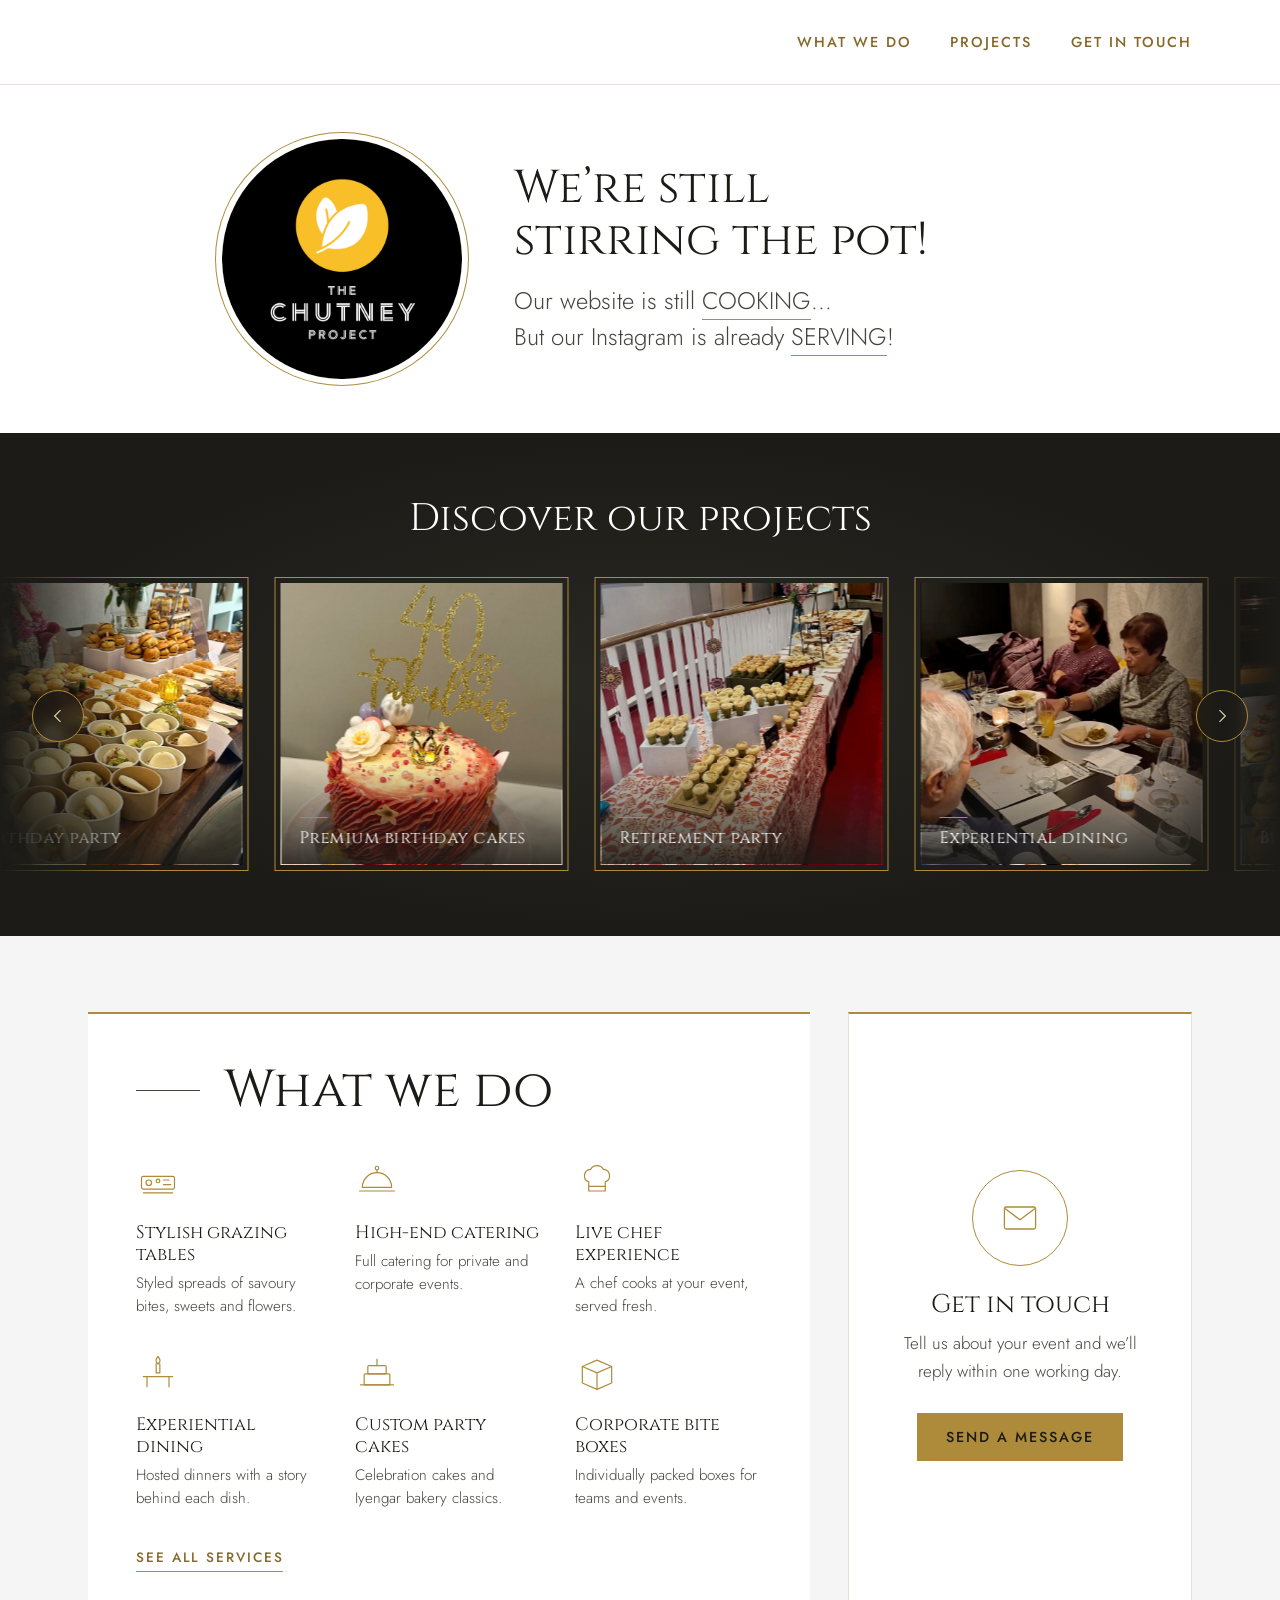
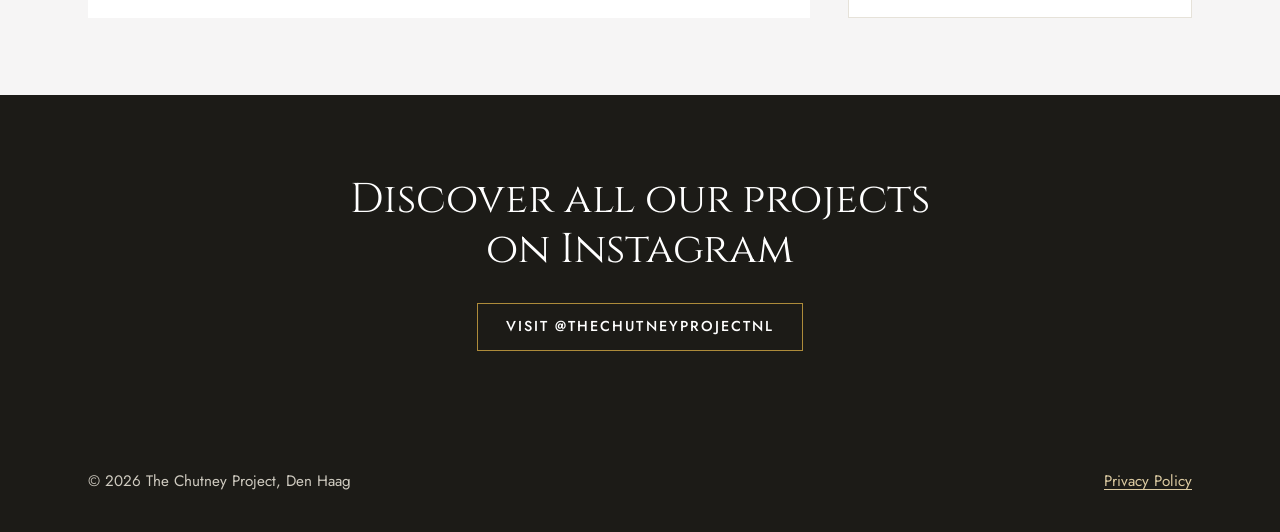
<file: index.html>
<!doctype html>
<html lang="en">
<head>
  <meta charset="utf-8">
  <meta name="viewport" content="width=device-width, initial-scale=1">
  <title>The Chutney Project | Luxury Catering Service in Den Haag, The Netherlands</title>
  <meta name="description" content="Luxury Indian catering in The Hague (Den Haag): stylish grazing tables, high-end catering, live chef experiences, experiential dining, custom party cakes and corporate bite boxes across the Netherlands.">
  <link rel="canonical" href="https://thechutneyproject.nl/">
  <meta name="theme-color" content="#FFFFFF">
  <meta property="og:type" content="website">
  <meta property="og:site_name" content="The Chutney Project">
  <meta property="og:url" content="https://thechutneyproject.nl/">
  <meta property="og:title" content="The Chutney Project | Luxury Indian Catering">
  <meta property="og:description" content="Grazing tables, live chef experiences, custom cakes and high-end Indian catering from Den Haag.">
  <meta property="og:image" content="https://thechutneyproject.nl/assets/og.jpg">
  <meta name="twitter:card" content="summary_large_image">
  <link rel="icon" href="assets/icon.png">
  <link rel="apple-touch-icon" href="assets/icon.png">
  <link rel="preconnect" href="https://fonts.googleapis.com">
  <link rel="preconnect" href="https://fonts.gstatic.com" crossorigin>
  <link href="https://fonts.googleapis.com/css2?family=Cinzel:wght@400;500&family=Jost:wght@300;400;500&display=swap" rel="stylesheet">
  <link rel="stylesheet" href="styles.css?v=846bb3c">
  <script type="application/ld+json">
  {
    "@context": "https://schema.org",
    "@type": "FoodEstablishment",
    "name": "The Chutney Project",
    "url": "https://thechutneyproject.nl/",
    "logo": "https://thechutneyproject.nl/assets/logo.png",
    "image": "https://thechutneyproject.nl/assets/photos/grazing-table-flowers.jpg",
    "servesCuisine": ["Indian", "Fusion"],
    "address": { "@type": "PostalAddress", "addressLocality": "The Hague", "addressRegion": "South Holland", "addressCountry": "NL" },
    "areaServed": { "@type": "Country", "name": "Netherlands" },
    "email": "thechutneyprojectnl@gmail.com",
    "founder": { "@type": "Person", "name": "Ashwini Babu", "jobTitle": "Founder and Executive Chef" },
    "sameAs": ["https://www.instagram.com/thechutneyprojectnl/"],
    "knowsAbout": ["Grazing tables", "Indian catering", "Live chef experience", "Experiential dining", "Custom party cakes", "Corporate bite boxes"]
  }
  </script>
</head>
<body>
  <header class="site-header site-header--landing">
    <div class="wrap">
      <a class="site-logo" href="index.html" aria-current="page"><img src="assets/logo-small.png" width="52" height="52" alt=""><span>The Chutney Project</span></a>
      <nav class="site-nav" aria-label="Main">
        <a href="what-we-do.html">What we do</a>
        <a href="projects.html">Projects</a>
        <a href="contact.html">Get in touch</a>
      </nav>
    </div>
  </header>

  <main class="landing">
    <section class="hero">
      <img class="hero-logo" src="assets/logo.png" width="640" height="640" alt="The Chutney Project logo">
      <div class="hero-text">
        <h1><span class="sr-only">The Chutney Project: </span>We’re still stirring the pot!</h1>
        <p class="hero-lede">Our website is still <u>COOKING</u>…<br>But our Instagram is already <u>SERVING</u>!</p>
      </div>
    </section>

    <section class="reel" aria-labelledby="reel-title">
      <h2 class="reel-title" id="reel-title">Discover our projects</h2>
      <div class="reel-viewport" tabindex="0" aria-label="Our projects. Drag, swipe or use the arrow keys to browse.">
        <div class="reel-track">
          <a class="reel-item" href="https://www.instagram.com/p/Ddy2RIlCFrv/" target="_blank" rel="noopener" draggable="false"><div class="reel-photo"><img src="assets/photos/grazing-table-flowers.jpg" width="800" height="800" draggable="false" alt="Birthday grazing table with flowers, savoury cups and bao buns"></div><span class="reel-caption">Birthday party</span></a>
          <a class="reel-item" href="https://www.instagram.com/p/Deoqx27CJi0/" target="_blank" rel="noopener" draggable="false"><div class="reel-photo"><img src="assets/photos/cake-pink-birthday.jpg" width="800" height="800" draggable="false" alt="Pink birthday cake with a gold topper and sugar flowers"></div><span class="reel-caption">Premium birthday cakes</span></a>
          <a class="reel-item" href="https://www.instagram.com/p/DaaBgEfCPQP/" target="_blank" rel="noopener" draggable="false"><div class="reel-photo"><img src="assets/photos/grazing-table-100-guests.jpg" width="800" height="800" draggable="false" alt="Long grazing table set for a retirement party"></div><span class="reel-caption">Retirement party</span></a>
          <a class="reel-item" href="https://www.instagram.com/reel/DRk21XriIEm/" target="_blank" rel="noopener" draggable="false"><div class="reel-photo"><img src="assets/photos/experiential-dining-karnataka.jpg" width="800" height="800" draggable="false" alt="Guests at a candlelit table during a Karnataka-themed tasting dinner"></div><span class="reel-caption">Experiential dining</span></a>
          <a class="reel-item" href="https://www.instagram.com/p/DctEP-nCP8A/" target="_blank" rel="noopener" draggable="false"><div class="reel-photo"><img src="assets/photos/grazing-table-sliders.jpg" width="800" height="800" draggable="false" alt="Birthday grazing table with sliders and savoury cups"></div><span class="reel-caption">Birthday party</span></a>
          <a class="reel-item" href="https://www.instagram.com/p/Dbgn2RsCBGn/" target="_blank" rel="noopener" draggable="false"><div class="reel-photo"><img src="assets/photos/cake-rainbow.jpg" width="800" height="800" loading="lazy" draggable="false" alt="Rainbow layer cake with macarons and meringues"></div><span class="reel-caption">Premium birthday cakes</span></a>
          <a class="reel-item" href="https://www.instagram.com/p/Db8BA3diAL8/" target="_blank" rel="noopener" draggable="false"><div class="reel-photo"><img src="assets/photos/office-bite-boxes.jpg" width="800" height="800" loading="lazy" draggable="false" alt="Boxed savoury bites for an office party"></div><span class="reel-caption">Office party</span></a>
          <a class="reel-item" href="https://www.instagram.com/p/DXSMT6liMka/" target="_blank" rel="noopener" draggable="false"><div class="reel-photo"><img src="assets/photos/house-party-boxes.jpg" width="800" height="800" loading="lazy" draggable="false" alt="Party boxes of chicken and pasta for a house party"></div><span class="reel-caption">House party</span></a>
          <a class="reel-item" href="https://www.instagram.com/p/Db2_D9fCHes/" target="_blank" rel="noopener" draggable="false"><div class="reel-photo"><img src="assets/photos/garden-party-table.jpg" width="800" height="800" loading="lazy" draggable="false" alt="Birthday grazing table set in a garden room"></div><span class="reel-caption">Birthday party</span></a>
          <a class="reel-item" href="https://www.instagram.com/p/DafugDbiOaf/" target="_blank" rel="noopener" draggable="false"><div class="reel-photo"><img src="assets/photos/graduation-bento-boxes.jpg" width="800" height="800" loading="lazy" draggable="false" alt="Rows of bento boxes for a graduation party"></div><span class="reel-caption">Graduation party</span></a>
          <a class="reel-item" href="https://www.instagram.com/p/Dc3uh1BCJfq/" target="_blank" rel="noopener" draggable="false"><div class="reel-photo"><img src="assets/photos/cake-70th-birthday.jpg" width="800" height="800" loading="lazy" draggable="false" alt="Chocolate cake for a 70th birthday"></div><span class="reel-caption">Premium birthday cakes</span></a>
        </div>
      </div>
      <button class="reel-btn reel-prev" type="button" aria-label="Previous projects"><svg viewBox="0 0 24 24" aria-hidden="true"><path d="M15 5l-7 7 7 7"/></svg></button>
      <button class="reel-btn reel-next" type="button" aria-label="Next projects"><svg viewBox="0 0 24 24" aria-hidden="true"><path d="M9 5l7 7-7 7"/></svg></button>
    </section>

    <section class="offer">
      <div class="wrap">
        <div class="offer-services">
          <h2 class="title">What we do</h2>
          <ul class="service-list">
            <li>
              <svg viewBox="0 0 48 48" aria-hidden="true"><rect x="6" y="20" width="36" height="14" rx="2"/><circle cx="14" cy="27" r="3"/><circle cx="24" cy="25" r="2"/><path d="M30 24h6M30 29h8M8 38h32"/></svg>
              <h3>Stylish grazing tables</h3>
              <p>Styled spreads of savoury bites, sweets and flowers.</p>
            </li>
            <li>
              <svg viewBox="0 0 48 48" aria-hidden="true"><path d="M8 32a16 16 0 0 1 32 0z"/><path d="M5 36h38M24 13v3"/><circle cx="24" cy="11" r="2"/></svg>
              <h3>High-end catering</h3>
              <p>Full catering for private and corporate events.</p>
            </li>
            <li>
              <svg viewBox="0 0 48 48" aria-hidden="true"><path d="M15 26a7 7 0 0 1 2-13.6A8 8 0 0 1 31 12.4 7 7 0 0 1 33 26v10H15z"/><path d="M15 31h18"/></svg>
              <h3>Live chef experience</h3>
              <p>A chef cooks at your event, served fresh.</p>
            </li>
            <li>
              <svg viewBox="0 0 48 48" aria-hidden="true"><path d="M24 7c3 4 3 6 0 8-3-2-3-4 0-8z"/><path d="M22 15h4v10h-4zM8 29h32M12 29v11M36 29v11"/></svg>
              <h3>Experiential dining</h3>
              <p>Hosted dinners with a story behind each dish.</p>
            </li>
            <li>
              <svg viewBox="0 0 48 48" aria-hidden="true"><rect x="10" y="26" width="28" height="12" rx="1"/><rect x="14" y="17" width="20" height="9" rx="1"/><path d="M24 10v7M6 38h36"/></svg>
              <h3>Custom party cakes</h3>
              <p>Celebration cakes and Iyengar bakery classics.</p>
            </li>
            <li>
              <svg viewBox="0 0 48 48" aria-hidden="true"><path d="M8 18l16-7 16 7v18l-16 7-16-7z"/><path d="M8 18l16 7 16-7M24 25v18"/></svg>
              <h3>Corporate bite boxes</h3>
              <p>Individually packed boxes for teams and events.</p>
            </li>
          </ul>
          <a class="text-link" href="what-we-do.html">See all services</a>
        </div>
        <a class="offer-contact" href="contact.html">
          <span class="offer-contact-icon" aria-hidden="true">
            <svg viewBox="0 0 48 48"><rect x="7" y="12" width="34" height="24" rx="2"/><path d="M8 14l16 12 16-12"/></svg>
          </span>
          <h2>Get in touch</h2>
          <p>Tell us about your event and we’ll reply within one working day.</p>
          <span class="button">Send a message</span>
        </a>
      </div>
    </section>

    <section class="insta-band">
      <h2>Discover all our projects on Instagram</h2>
      <a class="button button-line" href="https://www.instagram.com/thechutneyprojectnl/" target="_blank" rel="noopener">Visit @thechutneyprojectnl</a>
    </section>
  </main>

  <footer class="site-footer">
    <div class="wrap">
      <p>© <span data-year>2026</span> The Chutney Project, Den Haag</p>
      <p><a href="privacy.html">Privacy Policy</a></p>
    </div>
  </footer>
  <script src="script.js?v=846bb3c" defer></script>
</body>
</html>
</file>
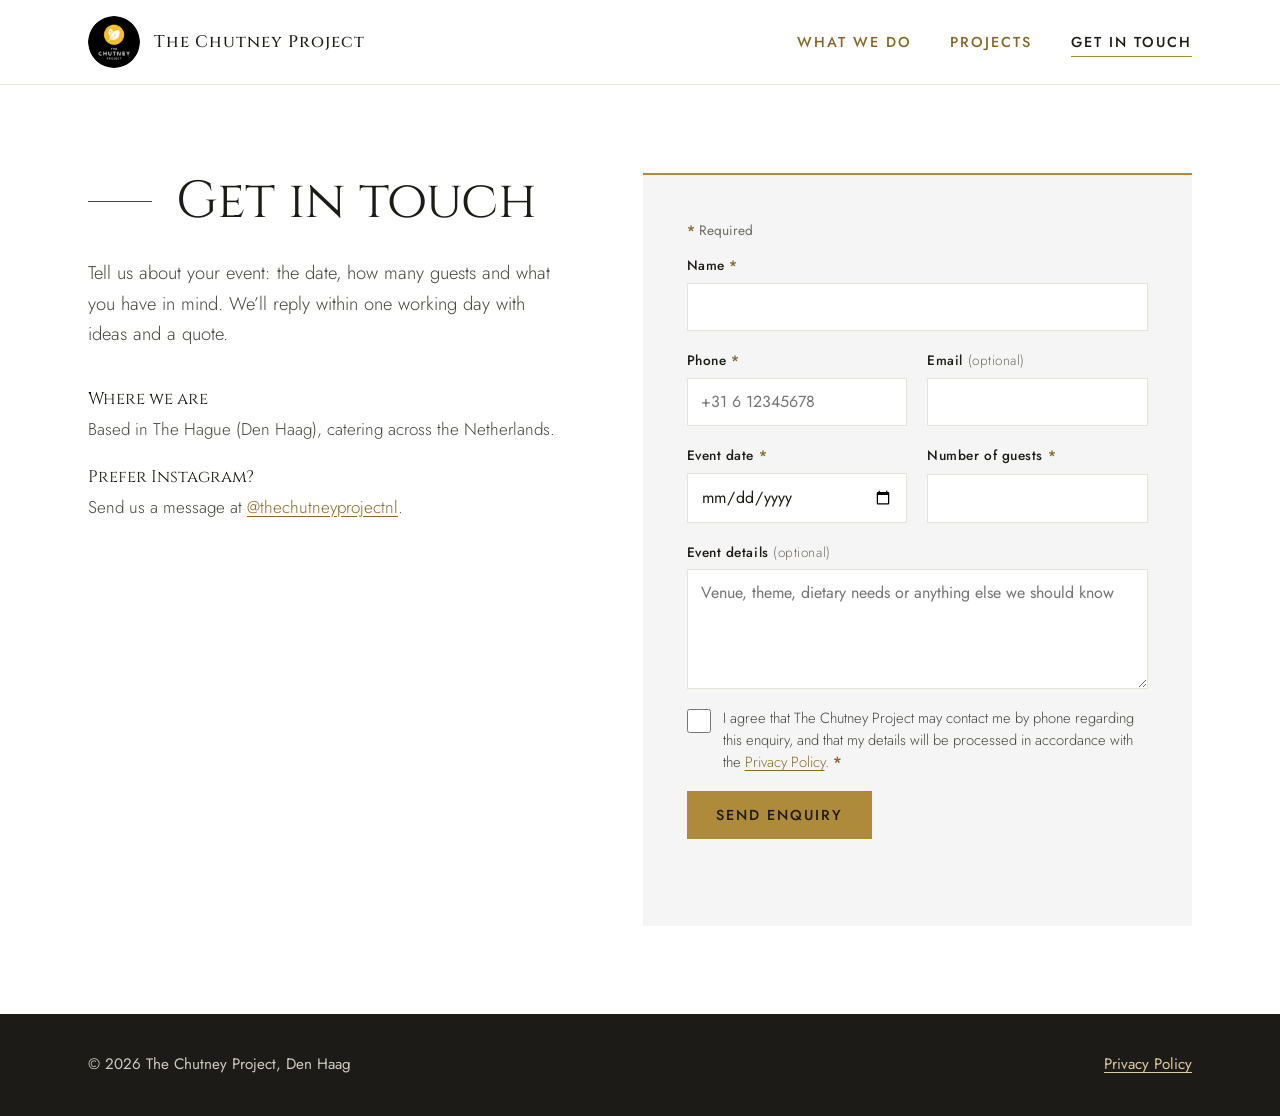
<file: contact.html>
<!doctype html>
<html lang="en">
<head>
  <meta charset="utf-8">
  <meta name="viewport" content="width=device-width, initial-scale=1">
  <title>Get in Touch | Catering Enquiries in The Hague | The Chutney Project</title>
  <meta name="description" content="Plan your grazing table, catering, live chef experience or custom cake with The Chutney Project. Send an enquiry and we’ll reply within one working day.">
  <link rel="canonical" href="https://thechutneyproject.nl/contact">
  <meta property="og:type" content="website">
  <meta property="og:site_name" content="The Chutney Project">
  <meta property="og:url" content="https://thechutneyproject.nl/contact">
  <meta property="og:title" content="Get in touch | The Chutney Project">
  <meta property="og:description" content="Tell us about your event and we’ll reply within one working day.">
  <meta property="og:image" content="https://thechutneyproject.nl/assets/og.jpg">
  <link rel="icon" href="assets/icon.png">
  <link rel="apple-touch-icon" href="assets/icon.png">
  <link rel="preconnect" href="https://fonts.googleapis.com">
  <link rel="preconnect" href="https://fonts.gstatic.com" crossorigin>
  <link href="https://fonts.googleapis.com/css2?family=Cinzel:wght@400;500&family=Jost:wght@300;400;500&display=swap" rel="stylesheet">
  <link rel="stylesheet" href="styles.css?v=846bb3c">
</head>
<body>
  <header class="site-header">
    <div class="wrap">
      <a class="site-logo" href="index.html"><img src="assets/logo-small.png" width="52" height="52" alt=""><span>The Chutney Project</span></a>
      <nav class="site-nav" aria-label="Main">
        <a href="what-we-do.html">What we do</a>
        <a href="projects.html">Projects</a>
        <a href="contact.html" aria-current="page">Get in touch</a>
      </nav>
    </div>
  </header>

  <main class="contact">
    <div class="wrap">
      <section>
        <h1 class="title">Get in touch</h1>
        <p class="lede">Tell us about your event: the date, how many guests and what you have in mind. We’ll reply within one working day with ideas and a quote.</p>
        <dl class="details">
          <div>
            <dt>Where we are</dt>
            <dd>Based in The Hague (Den Haag), catering across the Netherlands.</dd>
          </div>
          <div>
            <dt>Prefer Instagram?</dt>
            <dd>Send us a message at <a href="https://www.instagram.com/thechutneyprojectnl/" target="_blank" rel="noopener">@thechutneyprojectnl</a>.</dd>
          </div>
        </dl>
      </section>

      <section class="form-card" aria-label="Enquiry form">
        <form id="contact-form" novalidate data-fallback-endpoint="https://formsubmit.co/ajax/dc1d59b6cf0782e1a46948b370cc47f5">
          <p class="required-note field-full"><span class="req" aria-hidden="true">*</span> Required</p>
          <div class="field field-full">
            <label for="f-name">Name <span class="req" aria-hidden="true">*</span></label>
            <input id="f-name" name="name" autocomplete="name" required>
          </div>
          <div class="field">
            <label for="f-phone">Phone <span class="req" aria-hidden="true">*</span></label>
            <input id="f-phone" name="phone" type="tel" autocomplete="tel" placeholder="+31 6 12345678" required>
          </div>
          <div class="field">
            <label for="f-email">Email <span class="optional">(optional)</span></label>
            <input id="f-email" name="email" type="email" autocomplete="email">
          </div>
          <div class="field">
            <label for="f-date">Event date <span class="req" aria-hidden="true">*</span></label>
            <input id="f-date" name="date" type="date" required>
          </div>
          <div class="field">
            <label for="f-guests">Number of guests <span class="req" aria-hidden="true">*</span></label>
            <input id="f-guests" name="guests" type="number" min="1" inputmode="numeric" required>
          </div>
          <div class="field field-full">
            <label for="f-message">Event details <span class="optional">(optional)</span></label>
            <textarea id="f-message" name="message" rows="4" placeholder="Venue, theme, dietary needs or anything else we should know"></textarea>
          </div>
          <div class="consent field-full">
            <input id="f-consent" name="consent" type="checkbox" value="yes" required>
            <label for="f-consent">I agree that The Chutney Project may contact me by phone regarding this enquiry, and that my details will be processed in accordance with the <a href="privacy.html" target="_blank">Privacy Policy</a>. <span class="req" aria-hidden="true">*</span></label>
          </div>
          <div class="trap" aria-hidden="true"><label for="f-company">Leave empty</label><input id="f-company" name="company" tabindex="-1" autocomplete="off"></div>
          <button class="button" type="submit">Send enquiry</button>
          <p class="form-status" role="status" aria-live="polite"></p>
        </form>
      </section>
    </div>
  </main>

  <footer class="site-footer">
    <div class="wrap">
      <p>© <span data-year>2026</span> The Chutney Project, Den Haag</p>
      <p><a href="privacy.html">Privacy Policy</a></p>
    </div>
  </footer>
  <script src="script.js?v=846bb3c" defer></script>
</body>
</html>
</file>
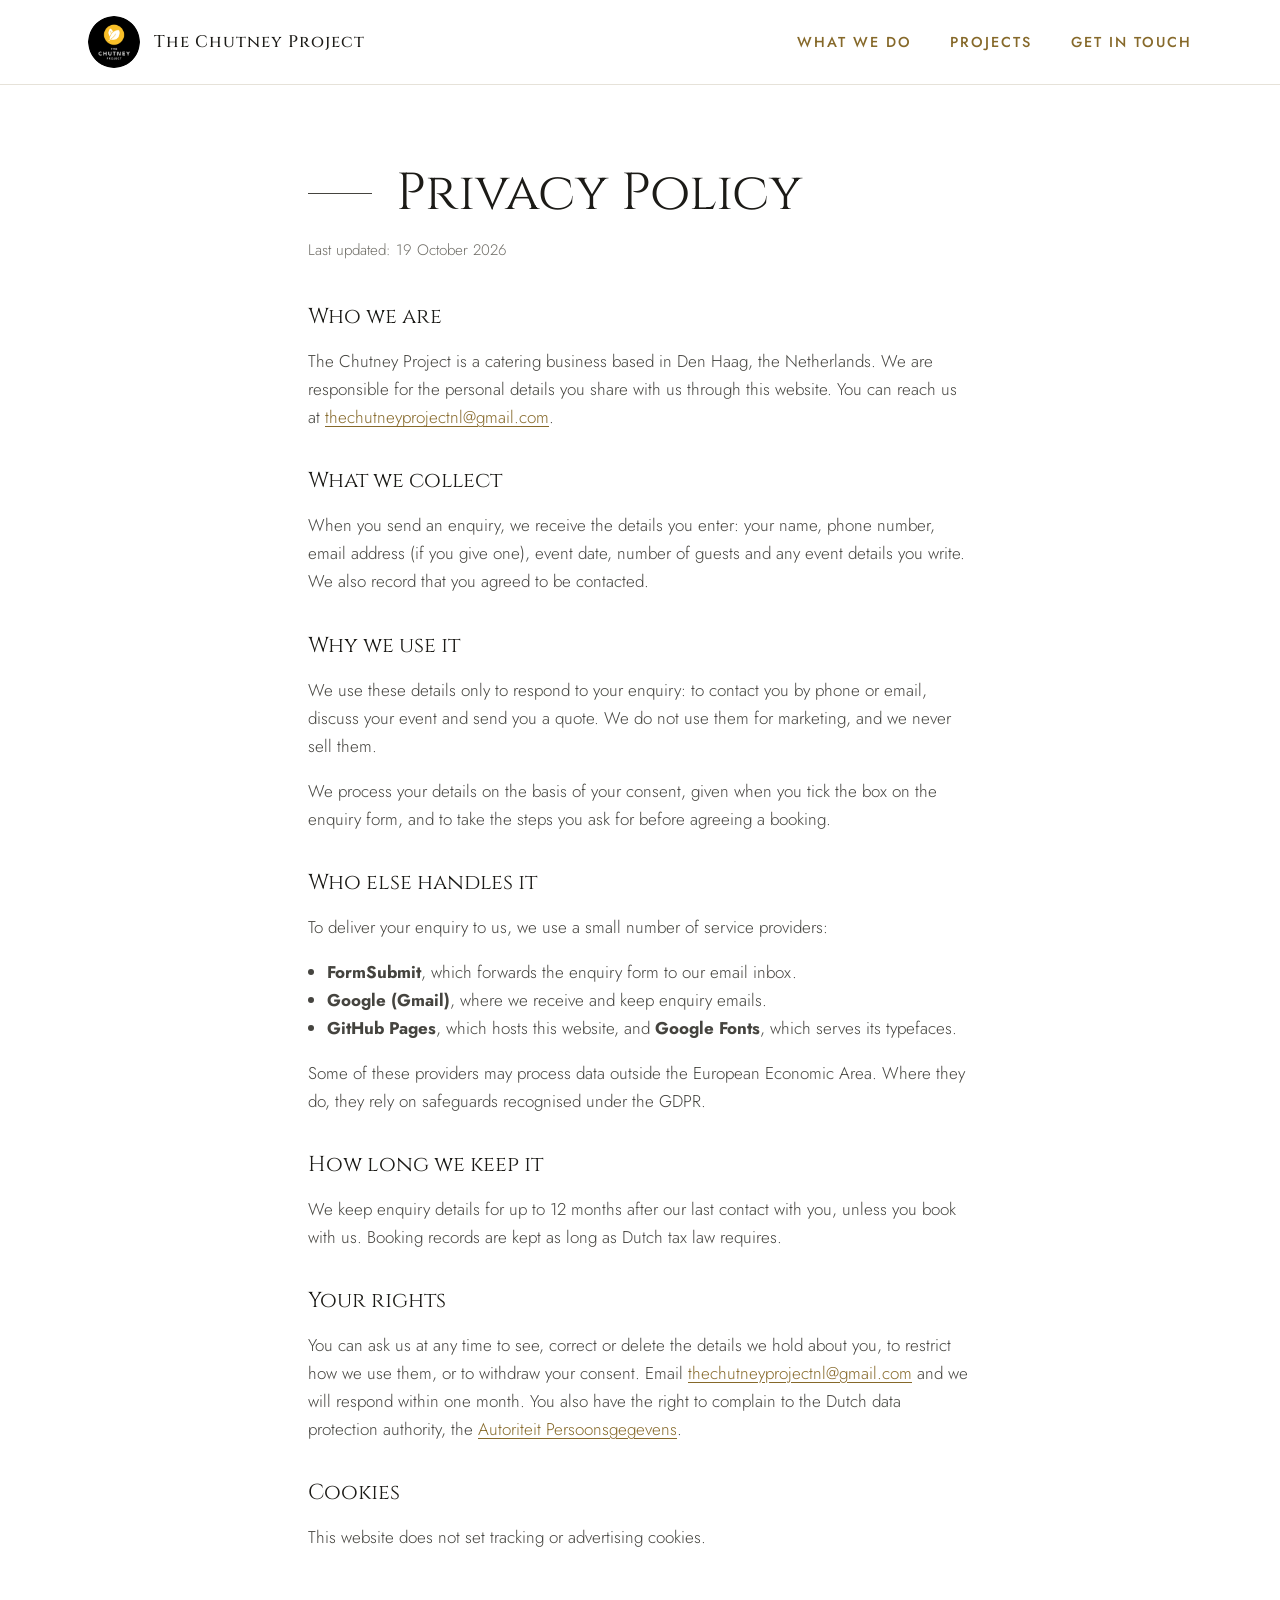
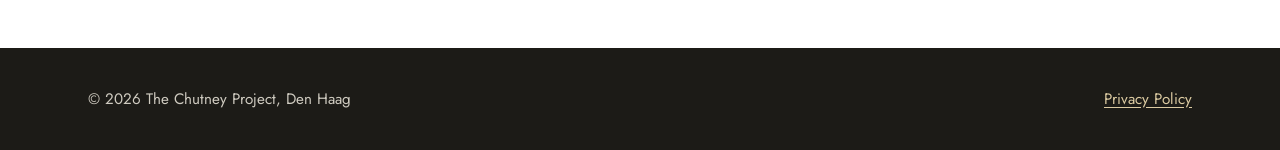
<file: privacy.html>
<!doctype html>
<html lang="en">
<head>
  <meta charset="utf-8">
  <meta name="viewport" content="width=device-width, initial-scale=1">
  <title>Privacy Policy | The Chutney Project</title>
  <meta name="description" content="How The Chutney Project collects, uses and protects the personal details you share through our enquiry form.">
  <link rel="canonical" href="https://thechutneyproject.nl/privacy">
  <link rel="icon" href="assets/icon.png">
  <link rel="apple-touch-icon" href="assets/icon.png">
  <link rel="preconnect" href="https://fonts.googleapis.com">
  <link rel="preconnect" href="https://fonts.gstatic.com" crossorigin>
  <link href="https://fonts.googleapis.com/css2?family=Cinzel:wght@400;500&family=Jost:wght@300;400;500&display=swap" rel="stylesheet">
  <link rel="stylesheet" href="styles.css?v=846bb3c">
</head>
<body>
  <header class="site-header">
    <div class="wrap">
      <a class="site-logo" href="index.html"><img src="assets/logo-small.png" width="52" height="52" alt=""><span>The Chutney Project</span></a>
      <nav class="site-nav" aria-label="Main">
        <a href="what-we-do.html">What we do</a>
        <a href="projects.html">Projects</a>
        <a href="contact.html">Get in touch</a>
      </nav>
    </div>
  </header>

  <main class="policy">
    <div class="wrap">
      <h1 class="title">Privacy Policy</h1>
      <p class="policy-updated">Last updated: 19 October 2026</p>

      <h2>Who we are</h2>
      <p>The Chutney Project is a catering business based in Den Haag, the Netherlands. We are responsible for the personal details you share with us through this website. You can reach us at <a href="mailto:thechutneyprojectnl@gmail.com">thechutneyprojectnl@gmail.com</a>.</p>

      <h2>What we collect</h2>
      <p>When you send an enquiry, we receive the details you enter: your name, phone number, email address (if you give one), event date, number of guests and any event details you write. We also record that you agreed to be contacted.</p>

      <h2>Why we use it</h2>
      <p>We use these details only to respond to your enquiry: to contact you by phone or email, discuss your event and send you a quote. We do not use them for marketing, and we never sell them.</p>
      <p>We process your details on the basis of your consent, given when you tick the box on the enquiry form, and to take the steps you ask for before agreeing a booking.</p>

      <h2>Who else handles it</h2>
      <p>To deliver your enquiry to us, we use a small number of service providers:</p>
      <ul>
        <li><strong>FormSubmit</strong>, which forwards the enquiry form to our email inbox.</li>
        <li><strong>Google (Gmail)</strong>, where we receive and keep enquiry emails.</li>
        <li><strong>GitHub Pages</strong>, which hosts this website, and <strong>Google Fonts</strong>, which serves its typefaces.</li>
      </ul>
      <p>Some of these providers may process data outside the European Economic Area. Where they do, they rely on safeguards recognised under the GDPR.</p>

      <h2>How long we keep it</h2>
      <p>We keep enquiry details for up to 12 months after our last contact with you, unless you book with us. Booking records are kept as long as Dutch tax law requires.</p>

      <h2>Your rights</h2>
      <p>You can ask us at any time to see, correct or delete the details we hold about you, to restrict how we use them, or to withdraw your consent. Email <a href="mailto:thechutneyprojectnl@gmail.com">thechutneyprojectnl@gmail.com</a> and we will respond within one month. You also have the right to complain to the Dutch data protection authority, the <a href="https://autoriteitpersoonsgegevens.nl" target="_blank" rel="noopener">Autoriteit Persoonsgegevens</a>.</p>

      <h2>Cookies</h2>
      <p>This website does not set tracking or advertising cookies.</p>
    </div>
  </main>

  <footer class="site-footer">
    <div class="wrap">
      <p>© <span data-year>2026</span> The Chutney Project, Den Haag</p>
      <p><a href="privacy.html">Privacy Policy</a></p>
    </div>
  </footer>
  <script src="script.js?v=846bb3c" defer></script>
</body>
</html>
</file>
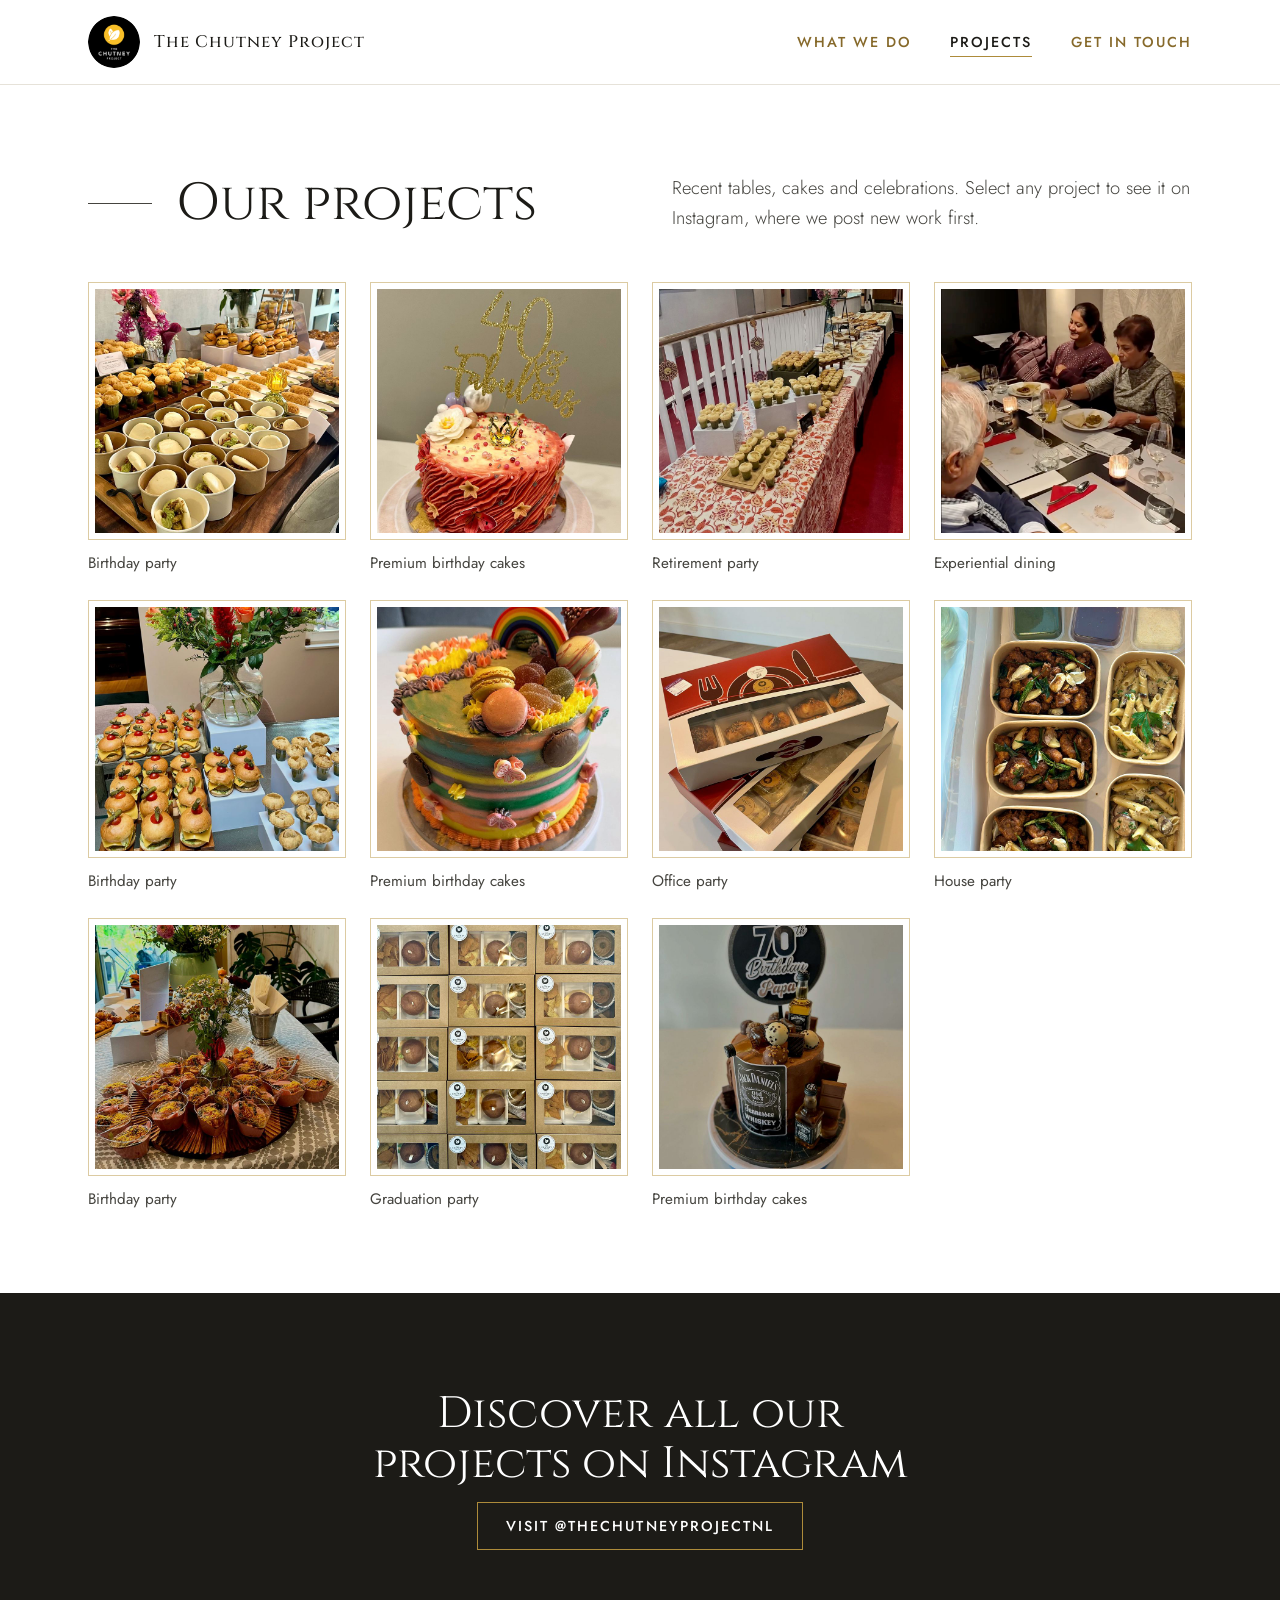
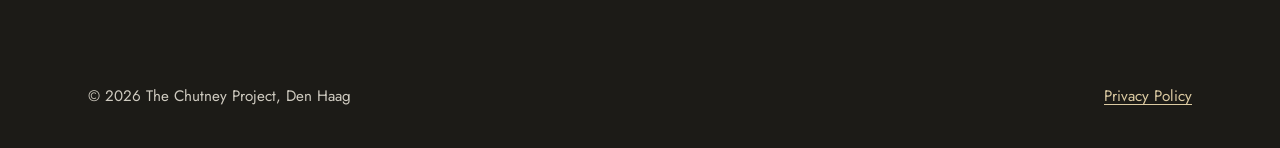
<file: projects.html>
<!doctype html>
<html lang="en">
<head>
  <meta charset="utf-8">
  <meta name="viewport" content="width=device-width, initial-scale=1">
  <title>Our Projects | Grazing Tables, Cakes &amp; Events | The Chutney Project</title>
  <meta name="description" content="Recent grazing tables, custom birthday cakes, bento boxes and catering projects by The Chutney Project in The Hague (Den Haag) and across the Netherlands.">
  <link rel="canonical" href="https://thechutneyproject.nl/projects">
  <meta property="og:type" content="website">
  <meta property="og:site_name" content="The Chutney Project">
  <meta property="og:url" content="https://thechutneyproject.nl/projects">
  <meta property="og:title" content="Our projects | The Chutney Project">
  <meta property="og:description" content="Recent grazing tables, cakes and celebrations from The Chutney Project.">
  <meta property="og:image" content="https://thechutneyproject.nl/assets/og.jpg">
  <link rel="icon" href="assets/icon.png">
  <link rel="apple-touch-icon" href="assets/icon.png">
  <link rel="preconnect" href="https://fonts.googleapis.com">
  <link rel="preconnect" href="https://fonts.gstatic.com" crossorigin>
  <link href="https://fonts.googleapis.com/css2?family=Cinzel:wght@400;500&family=Jost:wght@300;400;500&display=swap" rel="stylesheet">
  <link rel="stylesheet" href="styles.css?v=846bb3c">
</head>
<body>
  <header class="site-header">
    <div class="wrap">
      <a class="site-logo" href="index.html"><img src="assets/logo-small.png" width="52" height="52" alt=""><span>The Chutney Project</span></a>
      <nav class="site-nav" aria-label="Main">
        <a href="what-we-do.html">What we do</a>
        <a href="projects.html" aria-current="page">Projects</a>
        <a href="contact.html">Get in touch</a>
      </nav>
    </div>
  </header>

  <main>
    <section class="page-head">
      <div class="wrap">
        <h1 class="title">Our projects</h1>
        <p class="lede">Recent tables, cakes and celebrations. Select any project to see it on Instagram, where we post new work first.</p>
      </div>
    </section>

    <section class="wrap" aria-label="Project gallery">
      <div class="gallery">
        <a class="tile" href="https://www.instagram.com/p/Ddy2RIlCFrv/" target="_blank" rel="noopener">
          <figure class="frame"><img src="assets/photos/grazing-table-flowers.jpg" width="800" height="800" loading="lazy" alt="Birthday grazing table with flowers, savoury cups and bao buns"></figure>
          <span>Birthday party</span>
        </a>
        <a class="tile" href="https://www.instagram.com/p/Deoqx27CJi0/" target="_blank" rel="noopener">
          <figure class="frame"><img src="assets/photos/cake-pink-birthday.jpg" width="800" height="800" loading="lazy" alt="Pink birthday cake with a gold topper and sugar flowers"></figure>
          <span>Premium birthday cakes</span>
        </a>
        <a class="tile" href="https://www.instagram.com/p/DaaBgEfCPQP/" target="_blank" rel="noopener">
          <figure class="frame"><img src="assets/photos/grazing-table-100-guests.jpg" width="800" height="800" loading="lazy" alt="Long grazing table set for a retirement party"></figure>
          <span>Retirement party</span>
        </a>
        <a class="tile" href="https://www.instagram.com/reel/DRk21XriIEm/" target="_blank" rel="noopener">
          <figure class="frame"><img src="assets/photos/experiential-dining-karnataka.jpg" width="800" height="800" loading="lazy" alt="Guests at a candlelit table during a Karnataka-themed tasting dinner"></figure>
          <span>Experiential dining</span>
        </a>
        <a class="tile" href="https://www.instagram.com/p/DctEP-nCP8A/" target="_blank" rel="noopener">
          <figure class="frame"><img src="assets/photos/grazing-table-sliders.jpg" width="800" height="800" loading="lazy" alt="Birthday grazing table with sliders and savoury cups"></figure>
          <span>Birthday party</span>
        </a>
        <a class="tile" href="https://www.instagram.com/p/Dbgn2RsCBGn/" target="_blank" rel="noopener">
          <figure class="frame"><img src="assets/photos/cake-rainbow.jpg" width="800" height="800" loading="lazy" alt="Rainbow layer cake with macarons and meringues"></figure>
          <span>Premium birthday cakes</span>
        </a>
        <a class="tile" href="https://www.instagram.com/p/Db8BA3diAL8/" target="_blank" rel="noopener">
          <figure class="frame"><img src="assets/photos/office-bite-boxes.jpg" width="800" height="800" loading="lazy" alt="Boxed savoury bites for an office party"></figure>
          <span>Office party</span>
        </a>
        <a class="tile" href="https://www.instagram.com/p/DXSMT6liMka/" target="_blank" rel="noopener">
          <figure class="frame"><img src="assets/photos/house-party-boxes.jpg" width="800" height="800" loading="lazy" alt="Party boxes of chicken and pasta for a house party"></figure>
          <span>House party</span>
        </a>
        <a class="tile" href="https://www.instagram.com/p/Db2_D9fCHes/" target="_blank" rel="noopener">
          <figure class="frame"><img src="assets/photos/garden-party-table.jpg" width="800" height="800" loading="lazy" alt="Birthday grazing table set in a garden room"></figure>
          <span>Birthday party</span>
        </a>
        <a class="tile" href="https://www.instagram.com/p/DafugDbiOaf/" target="_blank" rel="noopener">
          <figure class="frame"><img src="assets/photos/graduation-bento-boxes.jpg" width="800" height="800" loading="lazy" alt="Rows of bento boxes for a graduation party"></figure>
          <span>Graduation party</span>
        </a>
        <a class="tile" href="https://www.instagram.com/p/Dc3uh1BCJfq/" target="_blank" rel="noopener">
          <figure class="frame"><img src="assets/photos/cake-70th-birthday.jpg" width="800" height="800" loading="lazy" alt="Chocolate cake for a 70th birthday"></figure>
          <span>Premium birthday cakes</span>
        </a>
      </div>
    </section>

    <section class="cta">
      <h2>Discover all our projects on Instagram</h2>
      <a class="button button-line" href="https://www.instagram.com/thechutneyprojectnl/" target="_blank" rel="noopener">Visit @thechutneyprojectnl</a>
    </section>
  </main>

  <footer class="site-footer">
    <div class="wrap">
      <p>© <span data-year>2026</span> The Chutney Project, Den Haag</p>
      <p><a href="privacy.html">Privacy Policy</a></p>
    </div>
  </footer>
  <script src="script.js?v=846bb3c" defer></script>
</body>
</html>
</file>
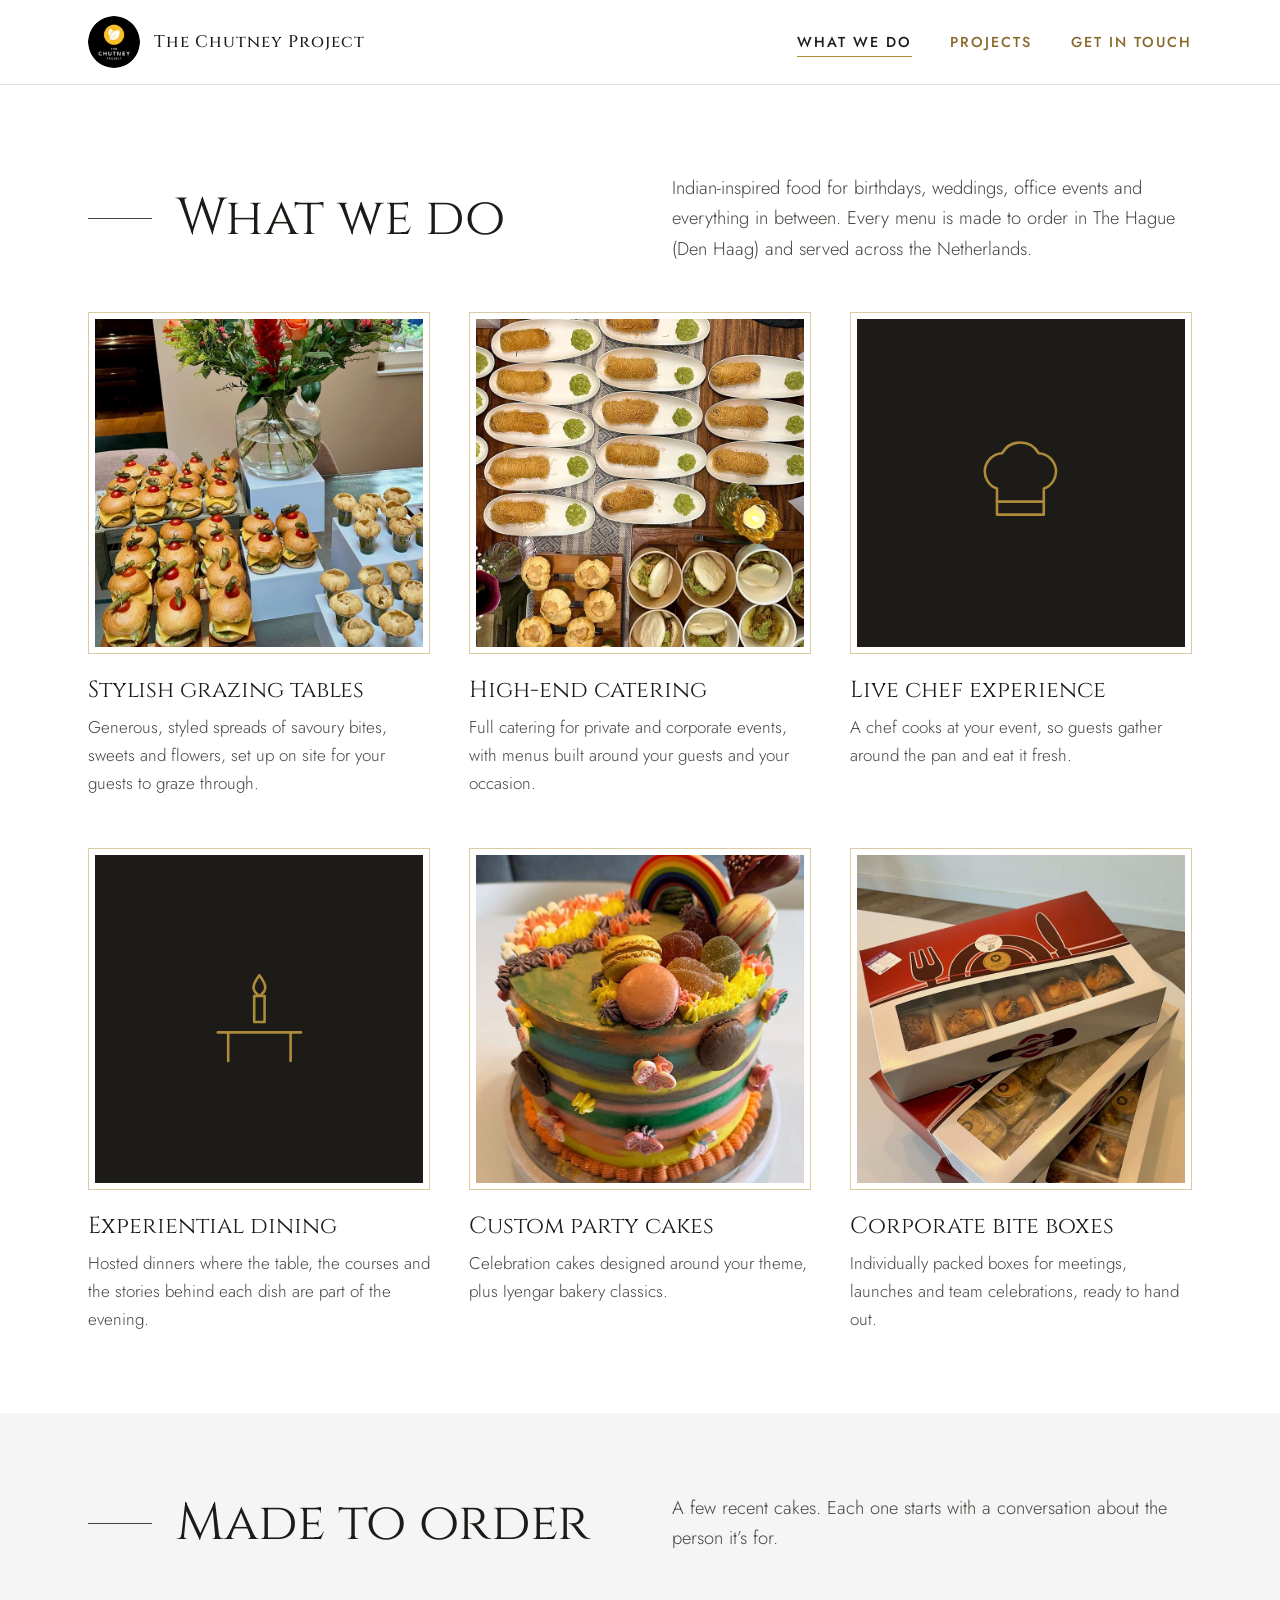
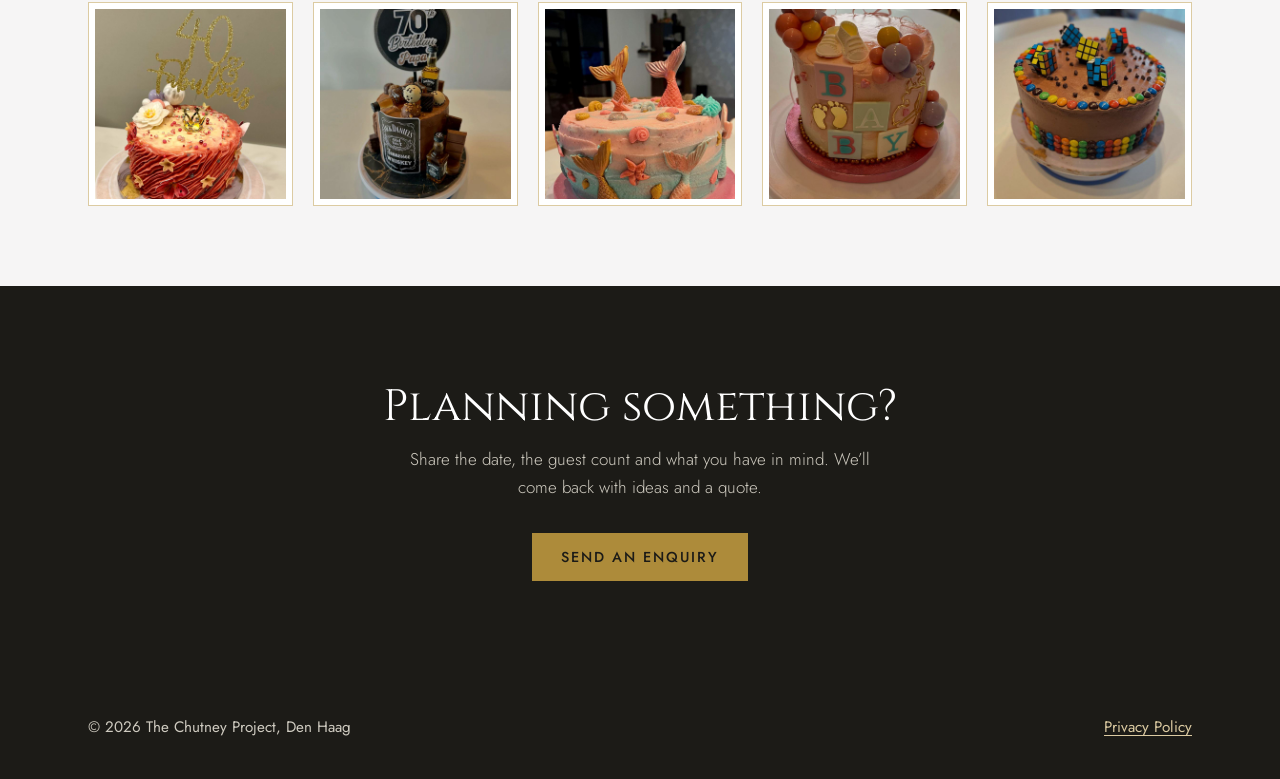
<file: what-we-do.html>
<!doctype html>
<html lang="en">
<head>
  <meta charset="utf-8">
  <meta name="viewport" content="width=device-width, initial-scale=1">
  <title>What We Do | Grazing Tables, Indian Catering &amp; Custom Cakes | The Chutney Project</title>
  <meta name="description" content="Stylish grazing tables, high-end Indian catering, live chef experiences, experiential dining, custom party cakes and corporate bite boxes, made to order in The Hague (Den Haag).">
  <link rel="canonical" href="https://thechutneyproject.nl/what-we-do">
  <meta property="og:type" content="website">
  <meta property="og:site_name" content="The Chutney Project">
  <meta property="og:url" content="https://thechutneyproject.nl/what-we-do">
  <meta property="og:title" content="What we do | The Chutney Project">
  <meta property="og:description" content="Grazing tables, high-end catering, live chefs, custom cakes and corporate bite boxes from Den Haag.">
  <meta property="og:image" content="https://thechutneyproject.nl/assets/og.jpg">
  <link rel="icon" href="assets/icon.png">
  <link rel="apple-touch-icon" href="assets/icon.png">
  <link rel="preconnect" href="https://fonts.googleapis.com">
  <link rel="preconnect" href="https://fonts.gstatic.com" crossorigin>
  <link href="https://fonts.googleapis.com/css2?family=Cinzel:wght@400;500&family=Jost:wght@300;400;500&display=swap" rel="stylesheet">
  <link rel="stylesheet" href="styles.css?v=846bb3c">
</head>
<body>
  <header class="site-header">
    <div class="wrap">
      <a class="site-logo" href="index.html"><img src="assets/logo-small.png" width="52" height="52" alt=""><span>The Chutney Project</span></a>
      <nav class="site-nav" aria-label="Main">
        <a href="what-we-do.html" aria-current="page">What we do</a>
        <a href="projects.html">Projects</a>
        <a href="contact.html">Get in touch</a>
      </nav>
    </div>
  </header>

  <main>
    <section class="page-head">
      <div class="wrap">
        <h1 class="title">What we do</h1>
        <p class="lede">Indian-inspired food for birthdays, weddings, office events and everything in between. Every menu is made to order in The Hague (Den Haag) and served across the Netherlands.</p>
      </div>
    </section>

    <section class="wrap" aria-label="Services">
      <ul class="services">
        <li class="service">
          <figure class="frame"><img src="assets/photos/grazing-table-sliders.jpg" width="800" height="800" loading="lazy" alt="A grazing table with sliders, savoury cups and fresh flowers"></figure>
          <h2>Stylish grazing tables</h2>
          <p>Generous, styled spreads of savoury bites, sweets and flowers, set up on site for your guests to graze through.</p>
        </li>
        <li class="service">
          <figure class="frame"><img src="assets/photos/canapes-on-spoons.jpg" width="800" height="800" loading="lazy" alt="Canapés served on white tasting spoons"></figure>
          <h2>High-end catering</h2>
          <p>Full catering for private and corporate events, with menus built around your guests and your occasion.</p>
        </li>
        <li class="service">
          <div class="frame"><div class="service-mark">
            <svg viewBox="0 0 48 48" aria-hidden="true"><path d="M15 26a7 7 0 0 1 2-13.6A8 8 0 0 1 31 12.4 7 7 0 0 1 33 26v10H15z"/><path d="M15 31h18"/></svg>
          </div></div>
          <h2>Live chef experience</h2>
          <p>A chef cooks at your event, so guests gather around the pan and eat it fresh.</p>
        </li>
        <li class="service">
          <div class="frame"><div class="service-mark">
            <svg viewBox="0 0 48 48" aria-hidden="true"><path d="M24 7c3 4 3 6 0 8-3-2-3-4 0-8z"/><path d="M22 15h4v10h-4zM8 29h32M12 29v11M36 29v11"/></svg>
          </div></div>
          <h2>Experiential dining</h2>
          <p>Hosted dinners where the table, the courses and the stories behind each dish are part of the evening.</p>
        </li>
        <li class="service">
          <figure class="frame"><img src="assets/photos/cake-rainbow.jpg" width="800" height="800" loading="lazy" alt="A rainbow layer cake decorated with macarons and meringues"></figure>
          <h2>Custom party cakes</h2>
          <p>Celebration cakes designed around your theme, plus Iyengar bakery classics.</p>
        </li>
        <li class="service">
          <figure class="frame"><img src="assets/photos/office-bite-boxes.jpg" width="800" height="800" loading="lazy" alt="Boxed savoury bites packed for an office celebration"></figure>
          <h2>Corporate bite boxes</h2>
          <p>Individually packed boxes for meetings, launches and team celebrations, ready to hand out.</p>
        </li>
      </ul>
    </section>

    <section class="band" aria-labelledby="cakes-title">
      <div class="wrap">
        <div class="band-head">
          <h2 class="title" id="cakes-title">Made to order</h2>
          <p class="lede">A few recent cakes. Each one starts with a conversation about the person it’s for.</p>
        </div>
        <div class="strip">
          <figure class="frame"><img src="assets/photos/cake-pink-birthday.jpg" width="800" height="800" loading="lazy" alt="Pink birthday cake with a gold topper and sugar flowers"></figure>
          <figure class="frame"><img src="assets/photos/cake-70th-birthday.jpg" width="800" height="800" loading="lazy" alt="Chocolate cake for a 70th birthday, topped with whiskey bottles"></figure>
          <figure class="frame"><img src="assets/photos/cake-mermaid.jpg" width="800" height="800" loading="lazy" alt="Ocean-themed cake with mermaid tails and shells"></figure>
          <figure class="frame"><img src="assets/photos/cake-baby-shower.jpg" width="800" height="800" loading="lazy" alt="Baby shower cake with lettered blocks and pastel spheres"></figure>
          <figure class="frame"><img src="assets/photos/cake-rubiks.jpg" width="800" height="800" loading="lazy" alt="Chocolate cake ringed with sweets and topped with Rubik’s cubes"></figure>
        </div>
      </div>
    </section>

    <section class="cta">
      <h2>Planning something?</h2>
      <p>Share the date, the guest count and what you have in mind. We’ll come back with ideas and a quote.</p>
      <a class="button" href="contact.html">Send an enquiry</a>
    </section>
  </main>

  <footer class="site-footer">
    <div class="wrap">
      <p>© <span data-year>2026</span> The Chutney Project, Den Haag</p>
      <p><a href="privacy.html">Privacy Policy</a></p>
    </div>
  </footer>
  <script src="script.js?v=846bb3c" defer></script>
</body>
</html>
</file>
<file: styles.css>
/* The Chutney Project: palette and type follow the Taj Hotels system
   (white and mist grounds, warm charcoal text, Taj gold, Cinzel capitals). */
:root {
  --white: #FFFFFF;
  --mist: #F6F5F5;
  --ink: #45443F;
  --night: #1C1B17;
  --gold: #AD8B3A;
  --gold-text: #86692A;   /* gold dark enough for small text on white (AA) */
  --gold-soft: #DCCBA2;
  --line: #E6E2D9;
  --muted: #6F6D66;
  --error: #A3352B;

  --display: "Cinzel", "Trajan Pro", "Palatino Linotype", serif;
  --body: "Jost", "Futura", system-ui, sans-serif;

  --gutter: clamp(1rem, 4vw, 3rem);
  --max: 1200px;
}

* { box-sizing: border-box; }
html { scroll-behavior: smooth; }

body {
  margin: 0;
  background: var(--white);
  color: var(--ink);
  font: 400 1.0625rem/1.65 var(--body);
  -webkit-font-smoothing: antialiased;
}

img { display: block; max-width: 100%; height: auto; }
a { color: inherit; }

.sr-only {
  position: absolute; width: 1px; height: 1px; overflow: hidden;
  clip: rect(0 0 0 0); white-space: nowrap;
}

.wrap { max-width: var(--max); margin: 0 auto; padding-inline: var(--gutter); }

:focus-visible { outline: 2px solid var(--gold); outline-offset: 3px; }

/* ---------- Header (inner pages) ---------- */
.site-header {
  position: sticky;
  top: 0;
  z-index: 10;
  background: rgba(255, 255, 255, 0.96);
  border-bottom: 1px solid var(--line);
  backdrop-filter: blur(6px);
}
.site-header .wrap {
  display: flex;
  align-items: center;
  justify-content: space-between;
  gap: 1.5rem;
  min-height: 84px;
}
.site-logo {
  display: flex;
  align-items: center;
  gap: 0.85rem;
  text-decoration: none;
}
.site-logo img { width: 52px; height: 52px; border-radius: 50%; }
.site-logo span {
  font: 500 1.05rem/1 var(--display);
  letter-spacing: 0.06em;
  color: var(--night);
}
.site-nav { display: flex; gap: clamp(1rem, 3vw, 2.5rem); }
.site-nav a {
  position: relative;
  padding: 0.5rem 0;
  text-decoration: none;
  font: 500 0.9rem/1 var(--body);
  letter-spacing: 0.14em;
  text-transform: uppercase;
  color: var(--gold-text);
}
.site-nav a::after {
  content: "";
  position: absolute;
  left: 0; right: 0; bottom: 0;
  height: 1px;
  background: var(--gold);
  transform: scaleX(0);
  transition: transform .3s ease;
}
.site-nav a:hover::after,
.site-nav a[aria-current="page"]::after { transform: scaleX(1); }
.site-nav a[aria-current="page"] { color: var(--night); }

/* Landing: the hero already shows the big logo, so the bar starts as tabs only
   and the small logo fades in once the hero logo has scrolled away. */
.site-header--landing .wrap { justify-content: flex-end; position: relative; }
.site-header--landing .site-logo {
  position: absolute;
  left: var(--gutter);
  opacity: 0;
  visibility: hidden;
  transition: opacity .35s ease, visibility .35s;
}
.site-header--landing.is-scrolled .site-logo { opacity: 1; visibility: visible; }

/* ---------- Section titles: Taj gold rule + Cinzel ---------- */
.title {
  display: flex;
  align-items: center;
  gap: 1.5rem;
  margin: 0;
  font: 400 clamp(2rem, 4.2vw, 3.25rem)/1.1 var(--display);
  color: var(--night);
}
.title::before {
  content: "";
  flex: 0 0 clamp(2.5rem, 5vw, 4rem);
  height: 1px;
  background: var(--ink);
}

.page-head { padding: clamp(3rem, 7vw, 5.5rem) 0 clamp(2rem, 4vw, 3rem); }
.page-head .wrap {
  display: grid;
  grid-template-columns: 1fr 1fr;
  gap: 2rem 4rem;
  align-items: center;
}
.lede {
  margin: 0;
  max-width: 52ch;
  font-size: 1.15rem;
  font-weight: 300;
  color: var(--ink);
}

/* ---------- Buttons ---------- */
.button {
  display: inline-flex;
  align-items: center;
  justify-content: center;
  gap: 0.6rem;
  min-height: 48px;
  padding: 0.8rem 1.75rem;
  background: var(--gold);
  color: var(--night);
  border: 1px solid var(--gold);
  border-radius: 0;
  font: 500 0.9rem/1 var(--body);
  letter-spacing: 0.14em;
  text-transform: uppercase;
  text-decoration: none;
  cursor: pointer;
  transition: background-color .25s, color .25s;
}
.button:hover { background: var(--night); color: var(--gold-soft); border-color: var(--night); }
.button:disabled { opacity: .6; cursor: progress; }
.button-line { background: transparent; color: var(--white); border-color: var(--gold); }
.button-line:hover { background: var(--gold); color: var(--night); border-color: var(--gold); }

/* Gold frame used around photographs (Taj's framed-banner device) */
.frame {
  margin: 0;
  padding: 6px;
  border: 1px solid var(--gold-soft);
  background: var(--white);
}
.frame img { width: 100%; aspect-ratio: 1; object-fit: cover; }

/* ---------- Landing ---------- */
.landing {
  min-height: 100svh;
  display: flex;
  flex-direction: column;
}
.hero {
  display: flex;
  align-items: center;
  justify-content: center;
  gap: clamp(1.5rem, 4vw, 3.5rem);
  max-width: var(--max);
  margin: 0 auto;
  padding: clamp(2rem, 6vh, 4rem) var(--gutter);
}
.hero-logo {
  flex: 0 0 auto;
  width: clamp(150px, 19vw, 240px);
  height: auto;
  border-radius: 50%;
  box-shadow: 0 0 0 6px var(--white), 0 0 0 7px var(--gold);
}
.hero-text { max-width: 34rem; }
.hero h1 {
  margin: 0;
  font: 400 clamp(1.9rem, 3.6vw, 3rem)/1.12 var(--display);
  color: var(--night);
  text-wrap: balance;
}
.hero-lede {
  margin: 1rem 0 0;
  font-size: clamp(1.15rem, 1.9vw, 1.5rem);
  font-weight: 300;
  line-height: 1.5;
  text-wrap: balance;
}
.hero-lede u {
  text-decoration: none;
  border-bottom: 1px solid var(--gold);
  padding-bottom: 1px;
}

/* Page-load sequence: the one orchestrated motion on the site */
@media (prefers-reduced-motion: no-preference) {
  .hero-logo { animation: rise 1.1s cubic-bezier(.2,.7,.2,1) both; }
  .hero h1 { animation: rise 1.1s .25s cubic-bezier(.2,.7,.2,1) both; }
  .hero-lede { animation: rise 1.1s .45s cubic-bezier(.2,.7,.2,1) both; }
}
@keyframes rise { from { opacity: 0; transform: translateY(14px); } to { opacity: 1; transform: none; } }
@keyframes fade { from { opacity: 0; } to { opacity: 1; } }

/* Recent-work strip: a slow continuous glide with captions overlaid on the photos.
   Visitors can drag, swipe or use the edge arrows; it pauses while hovered. */
.reel {
  --card: clamp(240px, 23vw, 340px);
  position: relative;
  background: radial-gradient(ellipse at 50% 50%, #2A2822 0%, var(--night) 70%);
  padding: clamp(2.5rem, 5vw, 4rem) 0;
}
.reel-title {
  margin: 0 0 clamp(1.5rem, 3vw, 2.25rem);
  text-align: center;
  font: 400 clamp(1.6rem, 3vw, 2.4rem)/1.15 var(--display);
  color: var(--white);
}
.reel-viewport {
  position: relative;
  overflow: hidden;
  touch-action: pan-y;
  cursor: grab;
  user-select: none;
  -webkit-user-select: none;
}
.reel-viewport.is-dragging { cursor: grabbing; }
.reel-viewport:focus-visible { outline: 2px solid var(--gold); outline-offset: -2px; }
.reel-viewport::before,
.reel-viewport::after {
  content: "";
  position: absolute;
  top: 0; bottom: 0;
  width: clamp(3rem, 12vw, 12rem);
  z-index: 1;
  pointer-events: none;
}
.reel-viewport::before { left: 0; background: linear-gradient(to right, var(--night), rgba(28, 27, 23, 0)); }
.reel-viewport::after { right: 0; background: linear-gradient(to left, var(--night), rgba(28, 27, 23, 0)); }
.reel-track {
  display: flex;
  gap: clamp(1rem, 2vw, 1.75rem);
  width: max-content;
  will-change: transform;
}
.reel-item {
  position: relative;
  flex: 0 0 var(--card);
  margin: 0;
  padding: 5px;
  border: 1px solid var(--gold);
  display: block;
  text-decoration: none;
  -webkit-user-drag: none;
}
.reel-photo { overflow: hidden; }
.reel-photo img {
  width: 100%;
  aspect-ratio: 1;
  object-fit: cover;
  pointer-events: none;
  transition: transform 1.2s cubic-bezier(.2,.7,.2,1);
}
.reel-item:hover .reel-photo img { transform: scale(1.05); }
.reel-caption {
  position: absolute;
  left: 6px; right: 6px; bottom: 6px;
  padding: 3.5rem 1.1rem 1rem;
  background: linear-gradient(to top, rgba(28, 27, 23, 0.88), rgba(28, 27, 23, 0));
  font: 400 clamp(1rem, 1.3vw, 1.15rem)/1.25 var(--display);
  letter-spacing: 0.03em;
  color: var(--white);
}
.reel-caption::before {
  content: "";
  display: block;
  width: 28px;
  height: 1px;
  margin-bottom: 0.6rem;
  background: var(--gold);
}
.reel-btn {
  position: absolute;
  top: calc(50% + 2rem);
  z-index: 2;
  translate: 0 -50%;
  display: grid;
  place-items: center;
  width: 52px;
  height: 52px;
  padding: 0;
  border: 1px solid var(--gold);
  border-radius: 50%;
  background: rgba(28, 27, 23, 0.55);
  color: var(--gold-soft);
  backdrop-filter: blur(4px);
  cursor: pointer;
  transition: background-color .25s, color .25s;
}
.reel-btn svg { width: 20px; fill: none; stroke: currentColor; stroke-width: 1.5; }
.reel-btn:hover { background: var(--gold); color: var(--night); }
.reel-prev { left: clamp(0.75rem, 2.5vw, 2.5rem); }
.reel-next { right: clamp(0.75rem, 2.5vw, 2.5rem); }

/* What we do + Get in touch, shown directly on the landing page */
.offer {
  background: var(--mist);
  padding: clamp(3rem, 6vw, 5rem) 0;
  flex: 1;
}
.offer .wrap {
  display: grid;
  grid-template-columns: 2.1fr 1fr;
  gap: clamp(1.25rem, 3vw, 2.5rem);
  align-items: stretch;
}
.offer-services {
  background: var(--white);
  border-top: 2px solid var(--gold);
  padding: clamp(1.75rem, 4vw, 3rem);
}
.service-list {
  list-style: none;
  margin: clamp(1.75rem, 3vw, 2.5rem) 0 2rem;
  padding: 0;
  display: grid;
  grid-template-columns: repeat(3, 1fr);
  gap: 2rem clamp(1.25rem, 2.5vw, 2rem);
}
.service-list svg {
  width: 44px;
  height: 44px;
  fill: none;
  stroke: var(--gold);
  stroke-width: 1.3;
  stroke-linecap: round;
  stroke-linejoin: round;
}
.service-list h3 {
  margin: 0.75rem 0 0.35rem;
  font: 400 1.12rem/1.25 var(--display);
  color: var(--night);
}
.service-list p { margin: 0; font-size: 0.95rem; font-weight: 300; line-height: 1.5; }
.text-link {
  padding-bottom: 4px;
  border-bottom: 1px solid var(--gold);
  font: 500 0.85rem/1 var(--body);
  letter-spacing: 0.14em;
  text-transform: uppercase;
  text-decoration: none;
  color: var(--gold-text);
}
.text-link:hover { color: var(--night); }
.offer-contact {
  display: flex;
  flex-direction: column;
  align-items: center;
  justify-content: center;
  text-align: center;
  padding: clamp(2rem, 4vw, 3rem);
  background: var(--white);
  border: 1px solid var(--line);
  border-top: 2px solid var(--gold);
  text-decoration: none;
  color: var(--ink);
}
.offer-contact-icon {
  display: grid;
  place-items: center;
  width: 96px;
  height: 96px;
  border: 1px solid var(--gold);
  border-radius: 50%;
  transition: background-color .3s;
}
.offer-contact-icon svg {
  width: 44px;
  fill: none;
  stroke: var(--gold);
  stroke-width: 1.4;
  stroke-linecap: round;
  stroke-linejoin: round;
  transition: stroke .3s;
}
.offer-contact:hover .offer-contact-icon { background: var(--gold); }
.offer-contact:hover .offer-contact-icon svg { stroke: var(--white); }
.offer-contact h2 { margin: 1.5rem 0 0.5rem; font: 400 1.6rem/1.2 var(--display); color: var(--night); }
.offer-contact p { margin: 0 0 1.75rem; font-weight: 300; max-width: 26ch; }
.offer-contact:hover .button { background: var(--night); color: var(--gold-soft); border-color: var(--night); }

.insta-band {
  background: var(--night);
  color: var(--white);
  text-align: center;
  padding: clamp(3rem, 7vw, 5rem) var(--gutter);
}
.insta-band h2 {
  margin: 0 auto 1.75rem;
  max-width: 24ch;
  font: 400 clamp(1.7rem, 3.4vw, 2.6rem)/1.2 var(--display);
}

/* ---------- What we do ---------- */
.services {
  list-style: none;
  margin: 0;
  padding: 0 0 clamp(3rem, 7vw, 5rem);
  display: grid;
  grid-template-columns: repeat(3, 1fr);
  gap: clamp(2rem, 4vw, 3.5rem) clamp(1.25rem, 3vw, 2.5rem);
}
.service h2 {
  margin: 1.4rem 0 0.5rem;
  font: 400 1.45rem/1.2 var(--display);
  color: var(--night);
}
.service p { margin: 0; font-weight: 300; max-width: 40ch; }
.service-mark {
  aspect-ratio: 1;
  display: grid;
  place-items: center;
  background: var(--night);
}
.service-mark svg {
  width: 38%;
  fill: none;
  stroke: var(--gold);
  stroke-width: 1;
  stroke-linecap: round;
  stroke-linejoin: round;
}

.band {
  background: var(--mist);
  padding: clamp(3rem, 7vw, 5rem) 0;
}
.band-head {
  display: grid;
  grid-template-columns: 1fr 1fr;
  gap: 1.5rem 4rem;
  align-items: center;
  margin-bottom: clamp(2rem, 4vw, 3rem);
}
.strip {
  display: grid;
  grid-template-columns: repeat(5, 1fr);
  gap: clamp(0.75rem, 2vw, 1.25rem);
}

.cta {
  background: var(--night);
  color: var(--white);
  text-align: center;
  padding: clamp(3.5rem, 8vw, 6rem) var(--gutter);
}
.cta h2 {
  margin: 0 auto 0.75rem;
  max-width: 22ch;
  font: 400 clamp(1.8rem, 3.8vw, 2.75rem)/1.15 var(--display);
}
.cta p { margin: 0 auto 2rem; max-width: 46ch; font-weight: 300; color: #CFCBC0; }

/* ---------- Projects ---------- */
.gallery {
  display: grid;
  grid-template-columns: repeat(4, 1fr);
  gap: clamp(0.75rem, 2vw, 1.5rem);
  padding-bottom: clamp(3rem, 7vw, 5rem);
}
.tile { text-decoration: none; color: var(--ink); }
.tile .frame { overflow: hidden; }
.tile .frame img { transition: transform .8s cubic-bezier(.2,.7,.2,1); }
.tile:hover .frame img { transform: scale(1.04); }
.tile span {
  display: block;
  margin-top: 0.7rem;
  font-size: 0.95rem;
}
.tile:hover span { color: var(--gold-text); }

/* ---------- Contact ---------- */
.contact .wrap {
  display: grid;
  grid-template-columns: 1fr 1.15fr;
  gap: clamp(2.5rem, 6vw, 6rem);
  padding-block: clamp(3rem, 7vw, 5.5rem);
  align-items: start;
}
.contact .lede { margin: 1.75rem 0 2.5rem; }
.details { margin: 0; display: grid; gap: 1.5rem; }
.details dt {
  font: 400 1.05rem/1.3 var(--display);
  color: var(--night);
}
.details dd { margin: 0.25rem 0 0; font-weight: 300; }
.details a { color: var(--gold-text); text-underline-offset: 3px; }

.form-card {
  background: var(--mist);
  border-top: 2px solid var(--gold);
  padding: clamp(1.5rem, 4vw, 2.75rem);
}
form { display: grid; grid-template-columns: 1fr 1fr; gap: 1.1rem 1.25rem; }
.field { display: grid; gap: 0.4rem; }
.field-full { grid-column: 1 / -1; }
.field label {
  font-size: 0.85rem;
  font-weight: 500;
  letter-spacing: 0.04em;
  color: var(--night);
}
.field .optional { font-weight: 300; color: var(--muted); }
.req { color: var(--gold-text); font-weight: 600; }
.required-note { margin: 0 0 -0.3rem; font-size: 0.85rem; color: var(--muted); }
input, select, textarea {
  width: 100%;
  font: 400 1rem/1.4 var(--body);
  color: var(--night);
  background: var(--white);
  border: 1px solid var(--line);
  border-radius: 0;
  padding: 0.75rem 0.85rem;
  min-height: 48px;
}
select {
  appearance: none;
  background-image: url("data:image/svg+xml,%3Csvg xmlns='http://www.w3.org/2000/svg' viewBox='0 0 12 8'%3E%3Cpath d='M1 1l5 5 5-5' fill='none' stroke='%23AD8B3A' stroke-width='1.5'/%3E%3C/svg%3E");
  background-repeat: no-repeat;
  background-position: right 0.9rem center;
  background-size: 12px;
  padding-right: 2.5rem;
}
input:focus-visible, select:focus-visible, textarea:focus-visible {
  outline: none;
  border-color: var(--gold);
  box-shadow: 0 0 0 1px var(--gold);
}
[aria-invalid="true"] { border-color: var(--error); }
.consent {
  display: grid;
  grid-template-columns: auto 1fr;
  gap: 0.75rem;
  align-items: start;
  font-size: 0.92rem;
  font-weight: 300;
  line-height: 1.5;
}
.consent input {
  width: 24px;
  height: 24px;
  min-height: 0;
  margin: 0.15rem 0 0;
  padding: 0;
  accent-color: var(--gold);
}
.consent input[aria-invalid="true"] { outline: 2px solid var(--error); outline-offset: 2px; }
.consent a { color: var(--gold-text); text-underline-offset: 3px; }
textarea { resize: vertical; min-height: 120px; }
.trap { position: absolute; left: -9999px; }
form .button { grid-column: 1 / -1; justify-self: start; }
.form-status { grid-column: 1 / -1; margin: 0; min-height: 1.5em; }
.form-status.ok { color: var(--night); font-weight: 500; }
.form-status.error { color: var(--error); }

/* ---------- Privacy policy ---------- */
.policy .wrap { max-width: 760px; padding-block: clamp(3rem, 7vw, 5rem); }
.policy-updated { margin: 1rem 0 2.5rem; color: var(--muted); font-size: 0.95rem; }
.policy h2 { margin: 2.25rem 0 0.6rem; font: 400 1.35rem/1.25 var(--display); color: var(--night); }
.policy p, .policy li { font-weight: 300; }
.policy ul { padding-left: 1.2rem; }
.policy a { color: var(--gold-text); text-underline-offset: 3px; }

/* ---------- Footer ---------- */
.site-footer {
  background: var(--night);
  color: #CFCBC0;
  font-size: 0.95rem;
}
.site-footer .wrap {
  display: flex;
  flex-wrap: wrap;
  align-items: center;
  justify-content: space-between;
  gap: 1rem 2rem;
  padding-block: 2rem;
}
.site-footer a { display: inline-block; padding-block: 0.4rem; color: var(--gold-soft); text-underline-offset: 3px; }
.site-footer p { margin: 0; }

/* ---------- Responsive ---------- */
@media (max-width: 960px) {
  .offer .wrap { grid-template-columns: 1fr; }
  .services { grid-template-columns: repeat(2, 1fr); }
  .gallery { grid-template-columns: repeat(3, 1fr); }
  .strip { grid-template-columns: repeat(3, 1fr); }
  .strip > :nth-child(n+4) { display: none; }
  .contact .wrap { grid-template-columns: 1fr; }
}
@media (max-width: 760px) {
  .site-header .wrap { flex-direction: column; justify-content: center; gap: 0.25rem; padding-block: 0.75rem; min-height: 0; }
  .site-logo img { width: 40px; height: 40px; }
  .site-header--landing .site-logo { display: none; }
  .site-header--landing .wrap { padding-block: 0; }
  .site-nav a { padding: 0.85rem 0; }
  .site-nav { gap: 1.25rem; }
  .site-nav a { font-size: 0.78rem; letter-spacing: 0.1em; }
  .page-head .wrap, .band-head { grid-template-columns: 1fr; }
  .reel { --card: 66vw; }
  .reel-btn { width: 42px; height: 42px; }
  .hero { flex-direction: column; text-align: center; gap: 1.25rem; }
  .hero-text { max-width: 30rem; }
  .service-list { grid-template-columns: repeat(2, 1fr); gap: 1.5rem 1rem; }
  .gallery { grid-template-columns: repeat(2, 1fr); }
  .strip { grid-template-columns: repeat(2, 1fr); }
  .strip > :nth-child(n+3) { display: none; }
  form { grid-template-columns: 1fr; }
  form .button { justify-self: stretch; }
}
@media (max-width: 560px) {
  .services { gap: 1.75rem 0.85rem; }
  .services .frame { padding: 4px; }
  .service h2 { margin: 0.8rem 0 0.3rem; font-size: 1.02rem; }
  .service p { font-size: 0.88rem; line-height: 1.45; }
}
@media (prefers-reduced-motion: reduce) {
  *, *::before, *::after { transition: none !important; animation: none !important; }
  html { scroll-behavior: auto; }
}
</file>
